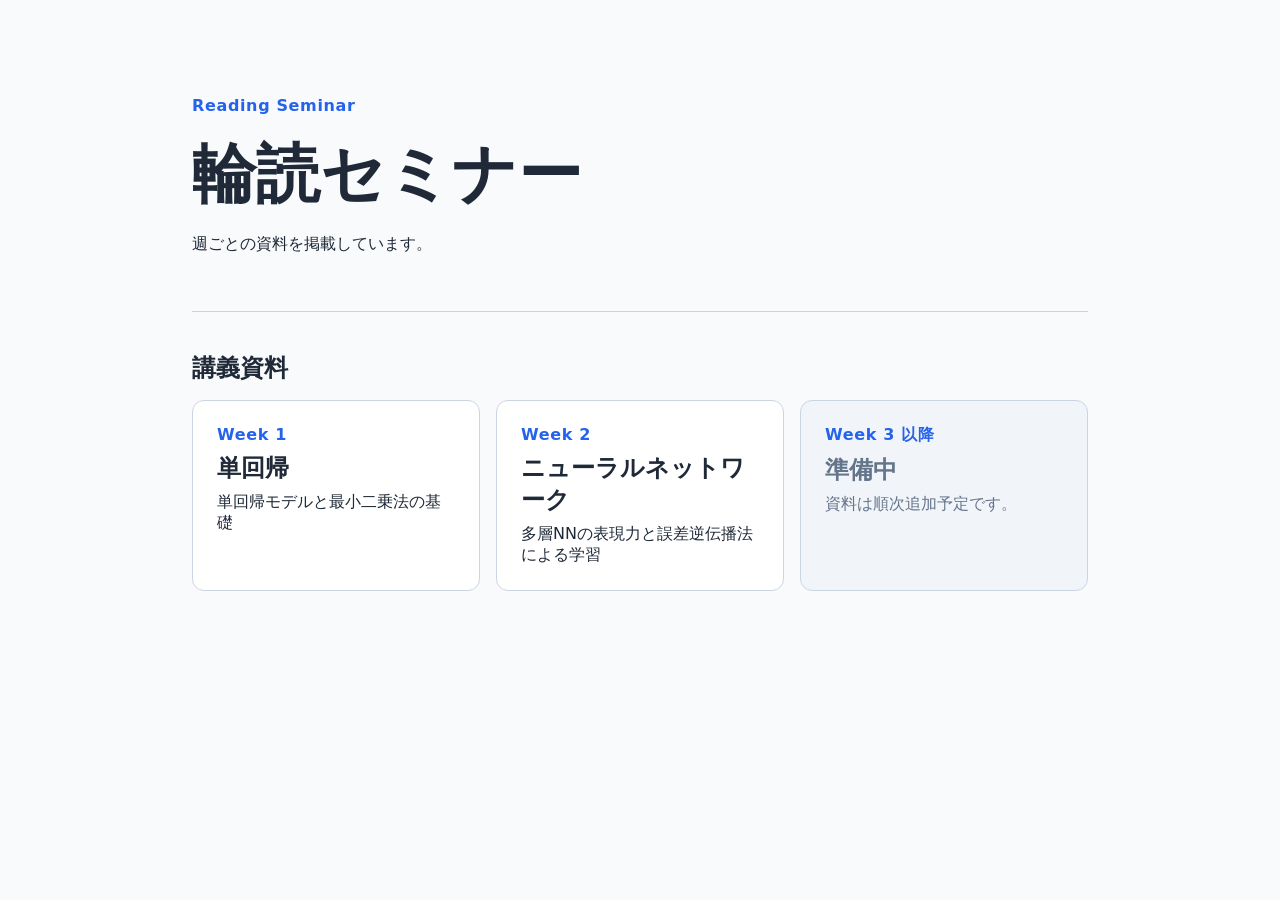
<file: index.html>
<!doctype html>
<html lang="ja">

  <head>
    <meta charset="utf-8" />
    <meta name="viewport" content="width=device-width, initial-scale=1.0" />
    <meta name="description" content="輪読セミナーの週別資料一覧" />
    <title>輪読セミナー</title>
    <link rel="stylesheet" href="css/landing.css" />
  </head>

  <body>
    <main>
      <header>
        <p class="eyebrow">Reading Seminar</p>
        <h1>輪読セミナー</h1>
        <p>週ごとの資料を掲載しています。</p>
      </header>

      <section aria-labelledby="materials-heading">
        <h2 id="materials-heading">講義資料</h2>

        <div class="week-list">
          <a class="week-card" href="week1.html">
            <span class="week-number">Week 1</span>
            <strong>単回帰</strong>
            <span>単回帰モデルと最小二乗法の基礎</span>
          </a>

          <a class="week-card" href="week2.html">
            <span class="week-number">Week 2</span>
            <strong>ニューラルネットワーク</strong>
            <span>多層NNの表現力と誤差逆伝播法による学習</span>
          </a>

          <div class="week-card is-wip" aria-disabled="true">
            <span class="week-number">Week 3 以降</span>
            <strong>準備中</strong>
            <span>資料は順次追加予定です。</span>
          </div>
        </div>
      </section>
    </main>
  </body>

</html>
</file>
<file: css/landing.css>
:root {
    color: #1f2937;
    background: #f8fafc;
    font-family: system-ui, -apple-system, BlinkMacSystemFont, "Segoe UI", sans-serif;
}

* {
    box-sizing: border-box;
}

body {
    margin: 0;
}

main {
    width: min(56rem, calc(100% - 2rem));
    margin: 0 auto;
    padding: 5rem 0;
}

header {
    padding-bottom: 2.5rem;
    border-bottom: 1px solid #cbd5e1;
}

.eyebrow,
.week-number {
    color: #2563eb;
    font-weight: 700;
    letter-spacing: 0.04em;
}

h1 {
    margin: 0.3rem 0 0.8rem;
    font-size: clamp(2.2rem, 7vw, 4rem);
}

h2 {
    margin: 2.5rem 0 1rem;
}

.week-list {
    display: grid;
    gap: 1rem;
    grid-template-columns: repeat(auto-fit, minmax(16rem, 1fr));
}

.week-card {
    display: flex;
    min-height: 11rem;
    padding: 1.5rem;
    flex-direction: column;
    gap: 0.5rem;
    color: inherit;
    background: #ffffff;
    border: 1px solid #cbd5e1;
    border-radius: 0.75rem;
    text-decoration: none;
}

a.week-card:hover,
a.week-card:focus-visible {
    border-color: #2563eb;
    outline: 2px solid transparent;
}

.week-card strong {
    font-size: 1.5rem;
}

.week-card.is-wip {
    color: #64748b;
    background: #f1f5f9;
}

@media (max-width: 40rem) {
    main {
        padding-top: 3rem;
    }
}
</file>
